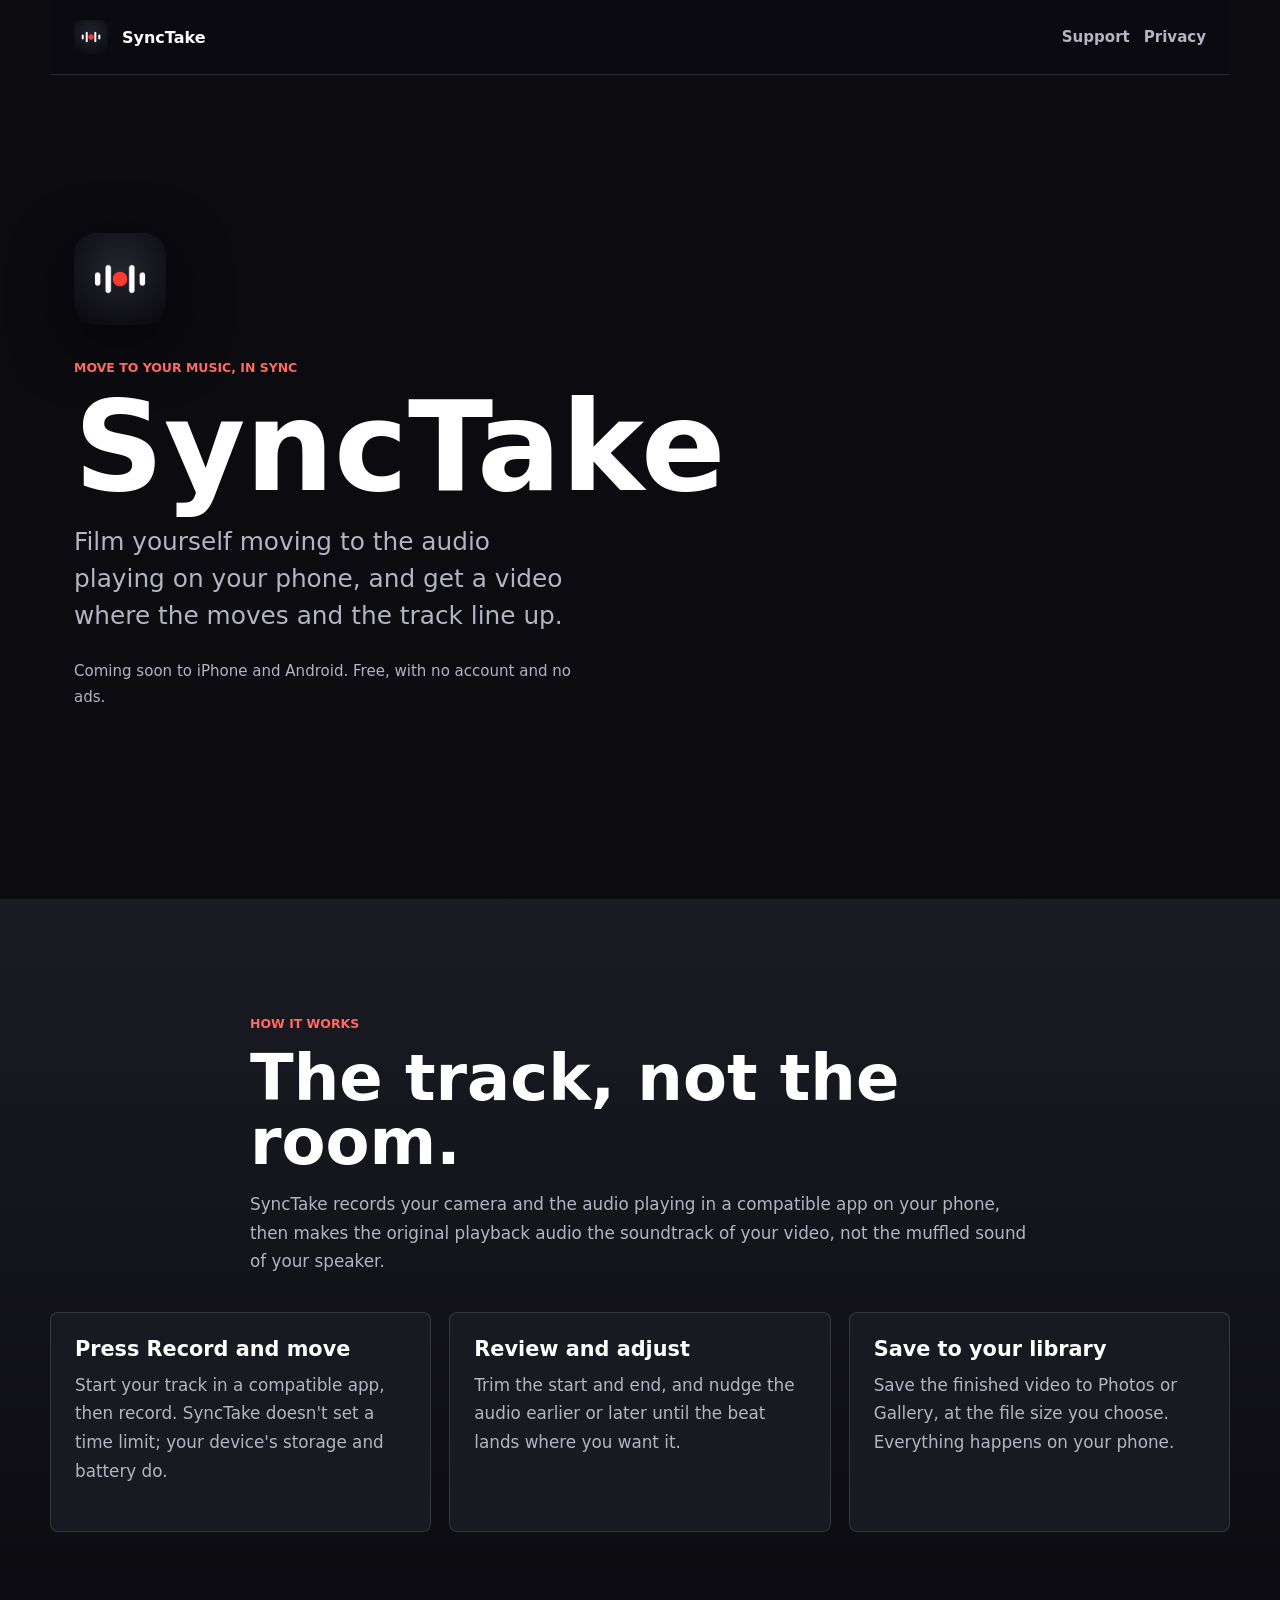
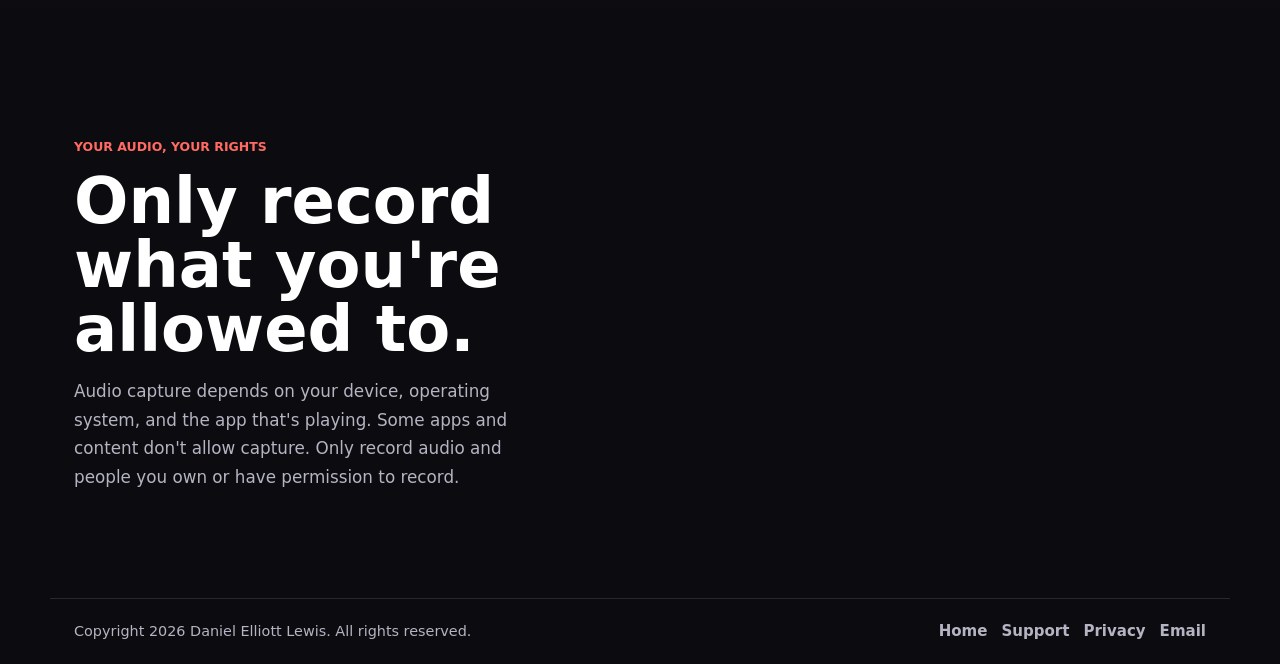
<file: index.html>
<!doctype html>
<html lang="en">
  <head>
    <meta charset="utf-8" />
    <meta name="viewport" content="width=device-width, initial-scale=1" />
    <title>SyncTake</title>
    <meta
      name="description"
      content="Film yourself moving to the audio playing on your phone. SyncTake lines up the moves and the track in one video."
    />
    <meta property="og:title" content="SyncTake" />
    <meta
      property="og:description"
      content="Film yourself moving to the audio playing on your phone. SyncTake lines up the moves and the track in one video."
    />
    <meta property="og:image" content="https://delewis13.github.io/synctake-site/assets/app-icon.png" />
    <meta property="og:url" content="https://delewis13.github.io/synctake-site/" />
    <meta property="og:type" content="website" />
    <link rel="canonical" href="https://delewis13.github.io/synctake-site/" />
    <link rel="icon" href="assets/app-icon.png" />
    <link rel="apple-touch-icon" href="assets/app-icon.png" />
    <link rel="stylesheet" href="assets/site.css" />
  </head>
  <body>
    <header class="site-header">
      <a class="brand" href="./">
        <img src="assets/app-icon.png" alt="" />
        <span>SyncTake</span>
      </a>
      <nav aria-label="Primary navigation">
        <a href="support/">Support</a>
        <a href="privacy/">Privacy</a>
      </nav>
    </header>

    <main>
      <section class="hero">
        <div class="hero-copy">
          <img class="app-icon" src="assets/app-icon.png" alt="" />
          <p class="eyebrow">Move to your music, in sync</p>
          <h1>SyncTake</h1>
          <p class="lede">
            Film yourself moving to the audio playing on your phone, and get a
            video where the moves and the track line up.
          </p>
          <p class="hero-note">
            Coming soon to iPhone and Android. Free, with no account and no ads.
          </p>
        </div>
      </section>

      <section class="band">
        <div class="section-heading">
          <p class="eyebrow">How it works</p>
          <h2>The track, not the room.</h2>
          <p>
            SyncTake records your camera and the audio playing in a compatible
            app on your phone, then makes the original playback audio the
            soundtrack of your video, not the muffled sound of your speaker.
          </p>
        </div>
        <div class="feature-grid">
          <article>
            <h3>Press Record and move</h3>
            <p>
              Start your track in a compatible app, then record. SyncTake
              doesn't set a time limit; your device's storage and battery do.
            </p>
          </article>
          <article>
            <h3>Review and adjust</h3>
            <p>
              Trim the start and end, and nudge the audio earlier or later
              until the beat lands where you want it.
            </p>
          </article>
          <article>
            <h3>Save to your library</h3>
            <p>
              Save the finished video to Photos or Gallery, at the file size
              you choose. Everything happens on your phone.
            </p>
          </article>
        </div>
      </section>

      <section class="split">
        <div>
          <p class="eyebrow">Your audio, your rights</p>
          <h2>Only record what you're allowed to.</h2>
          <p>
            Audio capture depends on your device, operating system, and the
            app that's playing. Some apps and content don't allow capture.
            Only record audio and people you own or have permission to record.
          </p>
        </div>
      </section>
    </main>

    <footer class="site-footer">
      <p>Copyright 2026 Daniel Elliott Lewis. All rights reserved.</p>
      <nav aria-label="Footer navigation">
        <a href="./">Home</a>
        <a href="support/">Support</a>
        <a href="privacy/">Privacy</a>
        <a href="mailto:daniel.elliott.lewis@gmail.com">Email</a>
      </nav>
    </footer>
  </body>
</html>
</file>
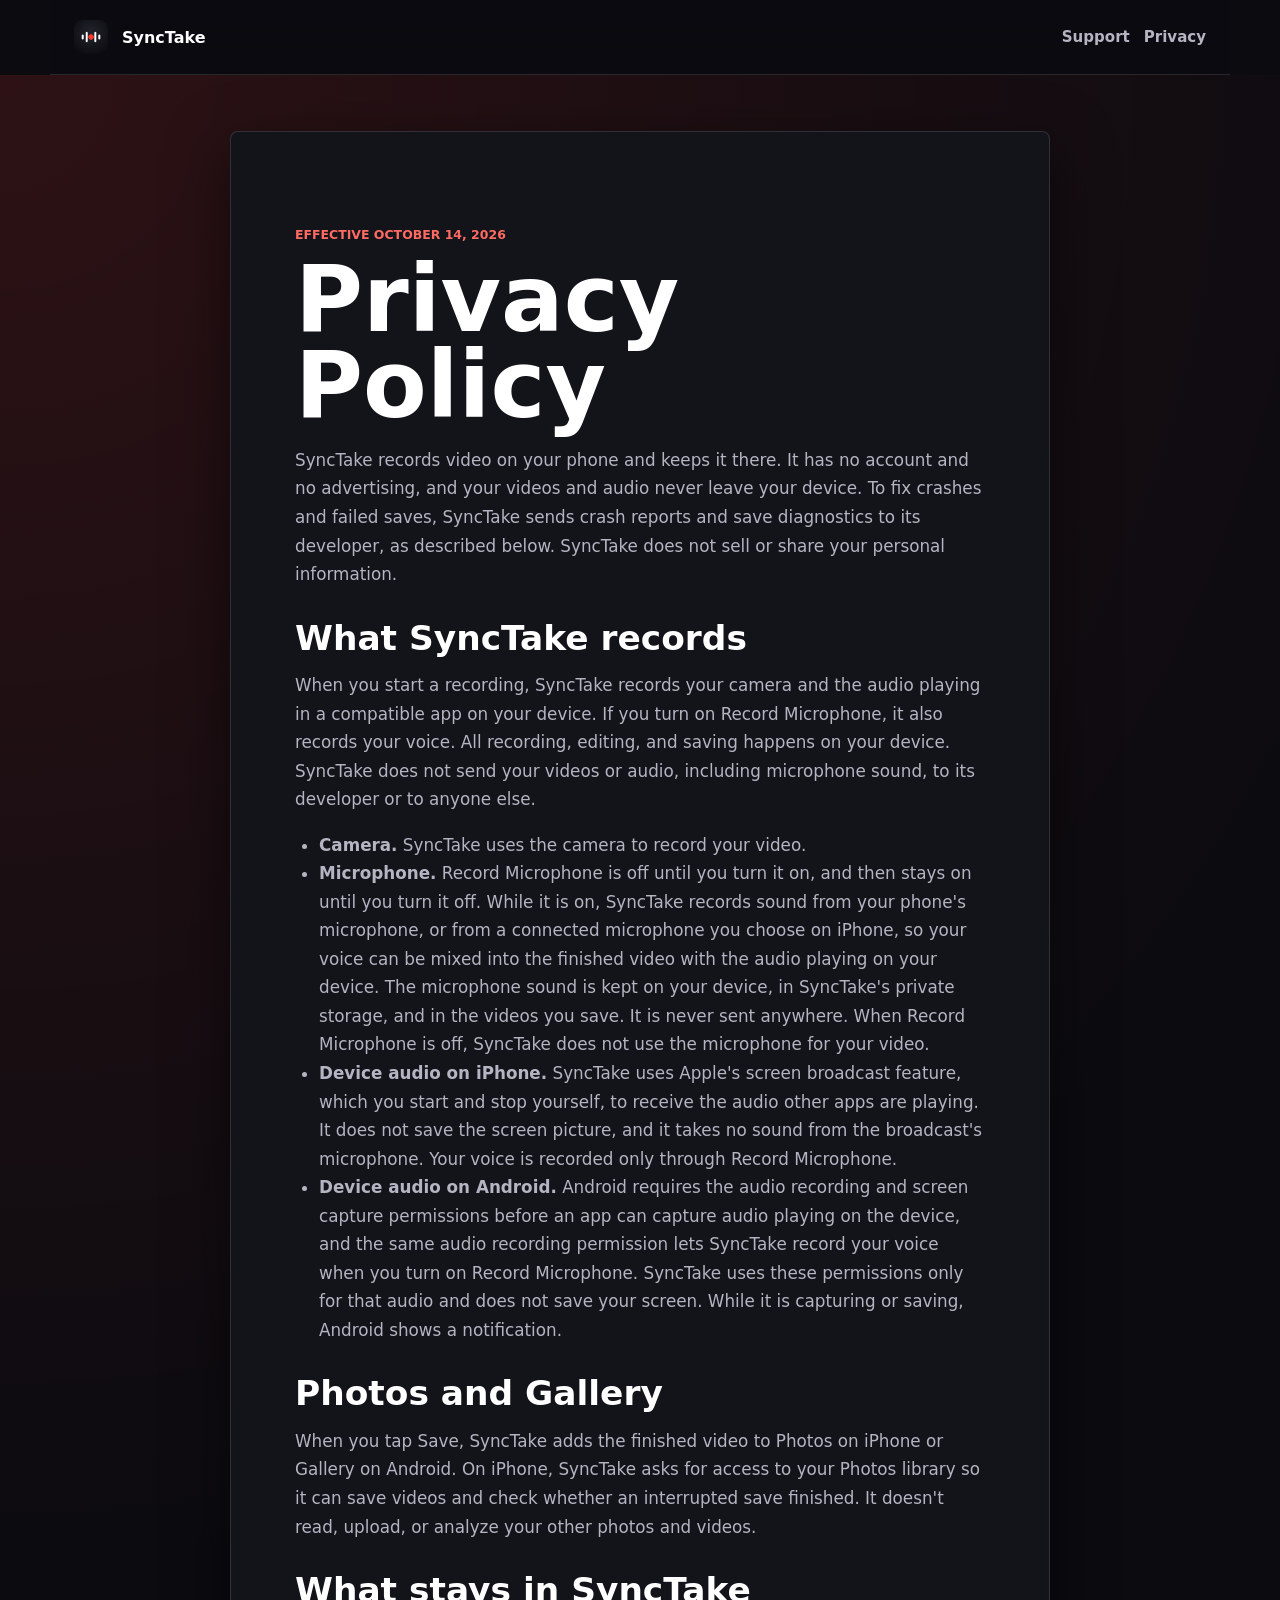
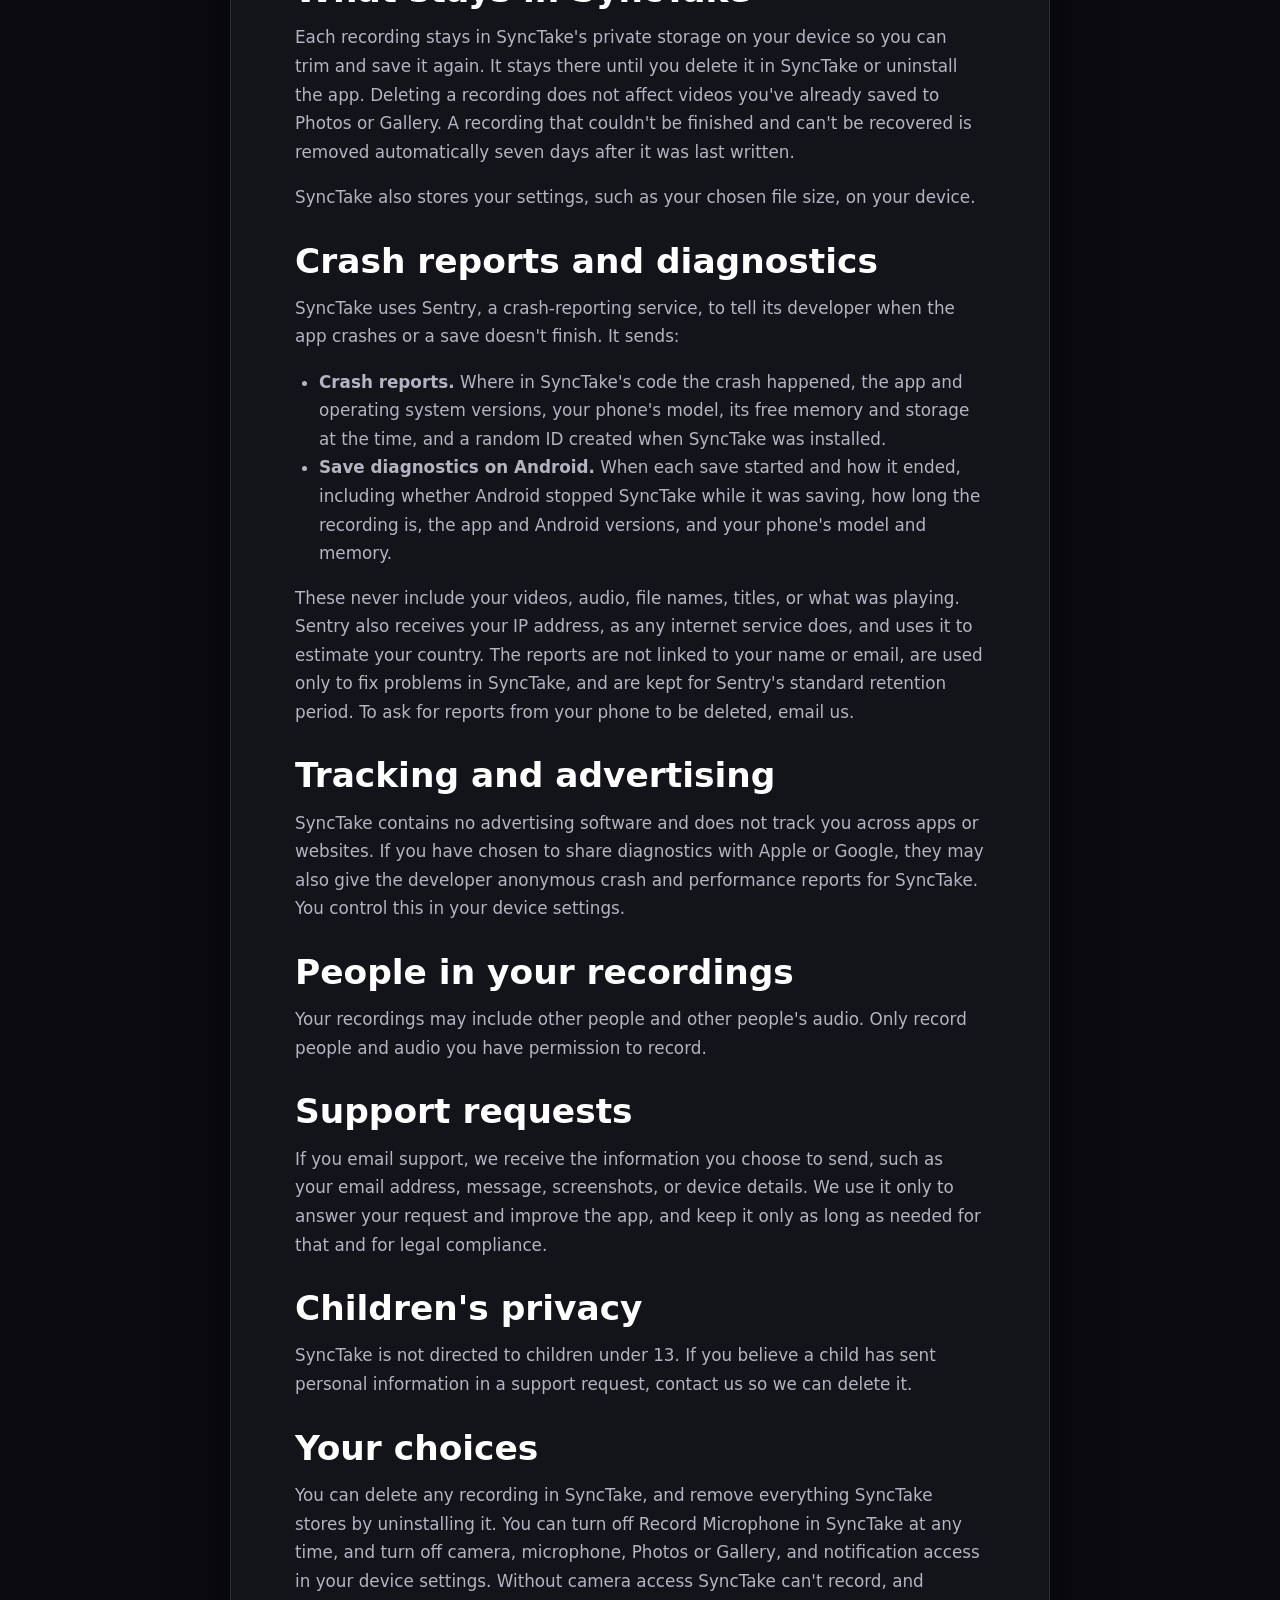
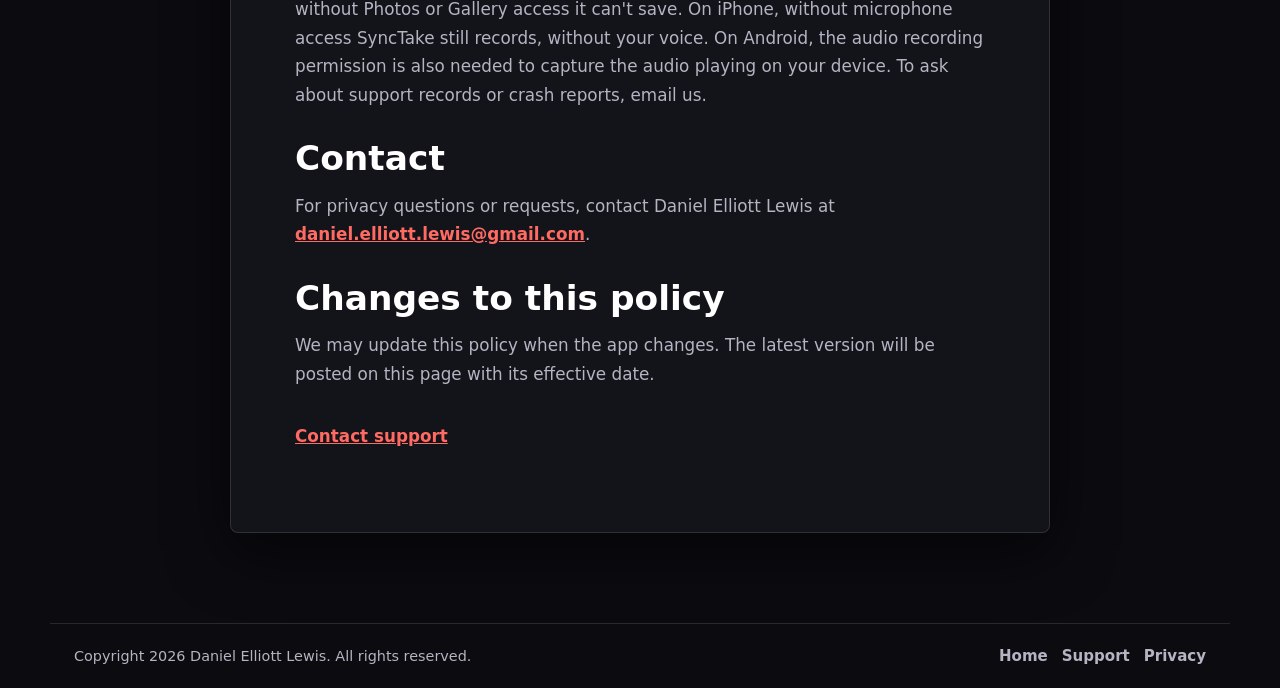
<file: privacy/index.html>
<!doctype html>
<html lang="en">
  <head>
    <meta charset="utf-8" />
    <meta name="viewport" content="width=device-width, initial-scale=1" />
    <title>Privacy Policy | SyncTake</title>
    <meta name="description" content="Privacy Policy for SyncTake." />
    <link rel="icon" href="../assets/app-icon.png" />
    <link rel="apple-touch-icon" href="../assets/app-icon.png" />
    <link rel="stylesheet" href="../assets/site.css" />
  </head>
  <body>
    <header class="site-header">
      <a class="brand" href="../">
        <img src="../assets/app-icon.png" alt="" />
        <span>SyncTake</span>
      </a>
      <nav aria-label="Primary navigation">
        <a href="../support/">Support</a>
        <a href="./">Privacy</a>
      </nav>
    </header>

    <main class="document-page">
      <article class="document">
        <p class="eyebrow">Effective October 14, 2026</p>
        <h1>Privacy Policy</h1>
        <p>
          SyncTake records video on your phone and keeps it there. It has no
          account and no advertising, and your videos and audio never leave
          your device. To fix crashes and failed saves, SyncTake sends crash
          reports and save diagnostics to its developer, as described below.
          SyncTake does not sell or share your personal information.
        </p>

        <h2>What SyncTake records</h2>
        <p>
          When you start a recording, SyncTake records your camera and the
          audio playing in a compatible app on your device. If you turn on
          Record Microphone, it also records your voice. All recording,
          editing, and saving happens on your device. SyncTake does not send
          your videos or audio, including microphone sound, to its developer
          or to anyone else.
        </p>
        <ul>
          <li>
            <strong>Camera.</strong> SyncTake uses the camera to record your
            video.
          </li>
          <li>
            <strong>Microphone.</strong> Record Microphone is off until you
            turn it on, and then stays on until you turn it off. While it is
            on, SyncTake records sound from your phone's microphone, or from
            a connected microphone you choose on iPhone, so your voice can be
            mixed into the finished video with the audio playing on your
            device. The microphone sound is kept on your device, in
            SyncTake's private storage, and in the videos you save. It is
            never sent anywhere. When Record Microphone is off, SyncTake does
            not use the microphone for your video.
          </li>
          <li>
            <strong>Device audio on iPhone.</strong> SyncTake uses Apple's
            screen broadcast feature, which you start and stop yourself, to
            receive the audio other apps are playing. It does not save the screen
            picture, and it takes no sound from the broadcast's microphone.
            Your voice is recorded only through Record Microphone.
          </li>
          <li>
            <strong>Device audio on Android.</strong> Android requires the
            audio recording and screen capture permissions before an app can
            capture audio playing on the device, and the same audio recording
            permission lets SyncTake record your voice when you turn on Record
            Microphone. SyncTake uses these permissions only for that audio and
            does not save your screen. While it is capturing or saving,
            Android shows a notification.
          </li>
        </ul>

        <h2>Photos and Gallery</h2>
        <p>
          When you tap Save, SyncTake adds the finished video to Photos on
          iPhone or Gallery on Android. On iPhone, SyncTake asks for access to
          your Photos library so it can save videos and check whether an
          interrupted save finished. It doesn't read, upload, or analyze your
          other photos and videos.
        </p>

        <h2>What stays in SyncTake</h2>
        <p>
          Each recording stays in SyncTake's private storage on your device so
          you can trim and save it again. It stays there until you delete it
          in SyncTake or uninstall the app. Deleting a recording does not
          affect videos you've already saved to Photos or Gallery. A recording
          that couldn't be finished and can't be recovered is removed
          automatically seven days after it was last written.
        </p>
        <p>
          SyncTake also stores your settings, such as your chosen file size,
          on your device.
        </p>

        <h2>Crash reports and diagnostics</h2>
        <p>
          SyncTake uses Sentry, a crash-reporting service, to tell its
          developer when the app crashes or a save doesn't finish. It sends:
        </p>
        <ul>
          <li>
            <strong>Crash reports.</strong> Where in SyncTake's code the crash
            happened, the app and operating system versions, your phone's
            model, its free memory and storage at the time, and a random ID
            created when SyncTake was installed.
          </li>
          <li>
            <strong>Save diagnostics on Android.</strong> When each save
            started and how it ended, including whether Android stopped
            SyncTake while it was saving, how long the recording is, the app
            and Android versions, and your phone's model and memory.
          </li>
        </ul>
        <p>
          These never include your videos, audio, file names, titles, or what
          was playing. Sentry also receives your IP address, as any internet
          service does, and uses it to estimate your country. The reports are
          not linked to your name or email, are used only to fix problems in
          SyncTake, and are kept for Sentry's standard retention period. To
          ask for reports from your phone to be deleted, email us.
        </p>

        <h2>Tracking and advertising</h2>
        <p>
          SyncTake contains no advertising software and does not track you
          across apps or websites. If you have chosen to share diagnostics
          with Apple or Google, they may also give the developer anonymous
          crash and performance reports for SyncTake. You control this in your
          device settings.
        </p>

        <h2>People in your recordings</h2>
        <p>
          Your recordings may include other people and other people's audio.
          Only record people and audio you have permission to record.
        </p>

        <h2>Support requests</h2>
        <p>
          If you email support, we receive the information you choose to
          send, such as your email address, message, screenshots, or device
          details. We use it only to answer your request and improve the app,
          and keep it only as long as needed for that and for legal
          compliance.
        </p>

        <h2>Children's privacy</h2>
        <p>
          SyncTake is not directed to children under 13. If you believe a
          child has sent personal information in a support request, contact
          us so we can delete it.
        </p>

        <h2>Your choices</h2>
        <p>
          You can delete any recording in SyncTake, and remove everything
          SyncTake stores by uninstalling it. You can turn off Record Microphone
          in SyncTake at any time, and turn off camera, microphone, Photos or
          Gallery, and notification access in your device settings. Without
          camera access SyncTake can't record, and without Photos or Gallery
          access it can't save. On iPhone, without microphone access
          SyncTake still records, without your voice. On Android, the audio
          recording permission is also needed to capture the audio playing on
          your device. To ask about support
          records or crash reports, email us.
        </p>

        <h2>Contact</h2>
        <p>
          For privacy questions or requests, contact Daniel Elliott Lewis at
          <a href="mailto:daniel.elliott.lewis@gmail.com"
            >daniel.elliott.lewis@gmail.com</a
          >.
        </p>

        <h2>Changes to this policy</h2>
        <p>
          We may update this policy when the app changes. The latest version
          will be posted on this page with its effective date.
        </p>

        <p class="document-back"><a href="../support/">Contact support</a></p>
      </article>
    </main>

    <footer class="site-footer">
      <p>Copyright 2026 Daniel Elliott Lewis. All rights reserved.</p>
      <nav aria-label="Footer navigation">
        <a href="../">Home</a>
        <a href="../support/">Support</a>
        <a href="./">Privacy</a>
      </nav>
    </footer>
  </body>
</html>
</file>
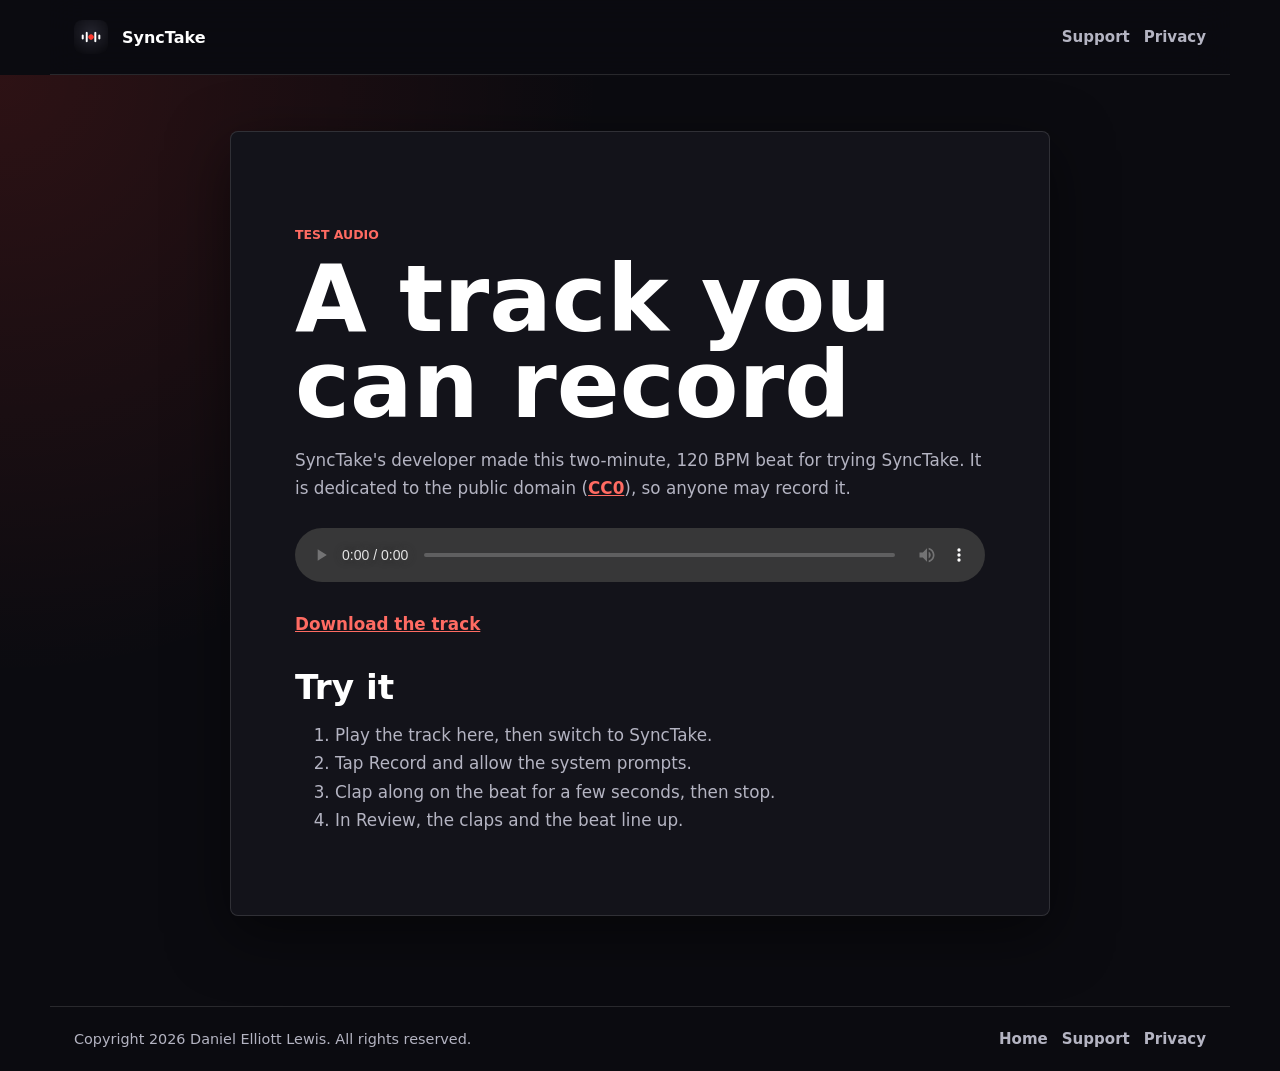
<file: review-audio/index.html>
<!doctype html>
<html lang="en">
  <head>
    <meta charset="utf-8" />
    <meta name="viewport" content="width=device-width, initial-scale=1" />
    <title>Test audio | SyncTake</title>
    <meta name="description" content="A free, rights-cleared track for trying SyncTake." />
    <meta name="robots" content="noindex" />
    <link rel="icon" href="../assets/app-icon.png" />
    <link rel="stylesheet" href="../assets/site.css" />
  </head>
  <body>
    <header class="site-header">
      <a class="brand" href="../">
        <img src="../assets/app-icon.png" alt="" />
        <span>SyncTake</span>
      </a>
      <nav aria-label="Primary navigation">
        <a href="../support/">Support</a>
        <a href="../privacy/">Privacy</a>
      </nav>
    </header>

    <main class="document-page">
      <article class="document">
        <p class="eyebrow">Test audio</p>
        <h1>A track you can record</h1>
        <p>
          SyncTake's developer made this two-minute, 120 BPM beat for trying
          SyncTake. It is dedicated to the public domain
          (<a href="https://creativecommons.org/publicdomain/zero/1.0/">CC0</a>),
          so anyone may record it.
        </p>
        <audio controls preload="metadata" src="synctake-test-beat.m4a"></audio>
        <p><a href="synctake-test-beat.m4a" download>Download the track</a></p>

        <h2>Try it</h2>
        <ol>
          <li>Play the track here, then switch to SyncTake.</li>
          <li>Tap Record and allow the system prompts.</li>
          <li>Clap along on the beat for a few seconds, then stop.</li>
          <li>In Review, the claps and the beat line up.</li>
        </ol>
      </article>
    </main>

    <footer class="site-footer">
      <p>Copyright 2026 Daniel Elliott Lewis. All rights reserved.</p>
      <nav aria-label="Footer navigation">
        <a href="../">Home</a>
        <a href="../support/">Support</a>
        <a href="../privacy/">Privacy</a>
      </nav>
    </footer>
  </body>
</html>
</file>
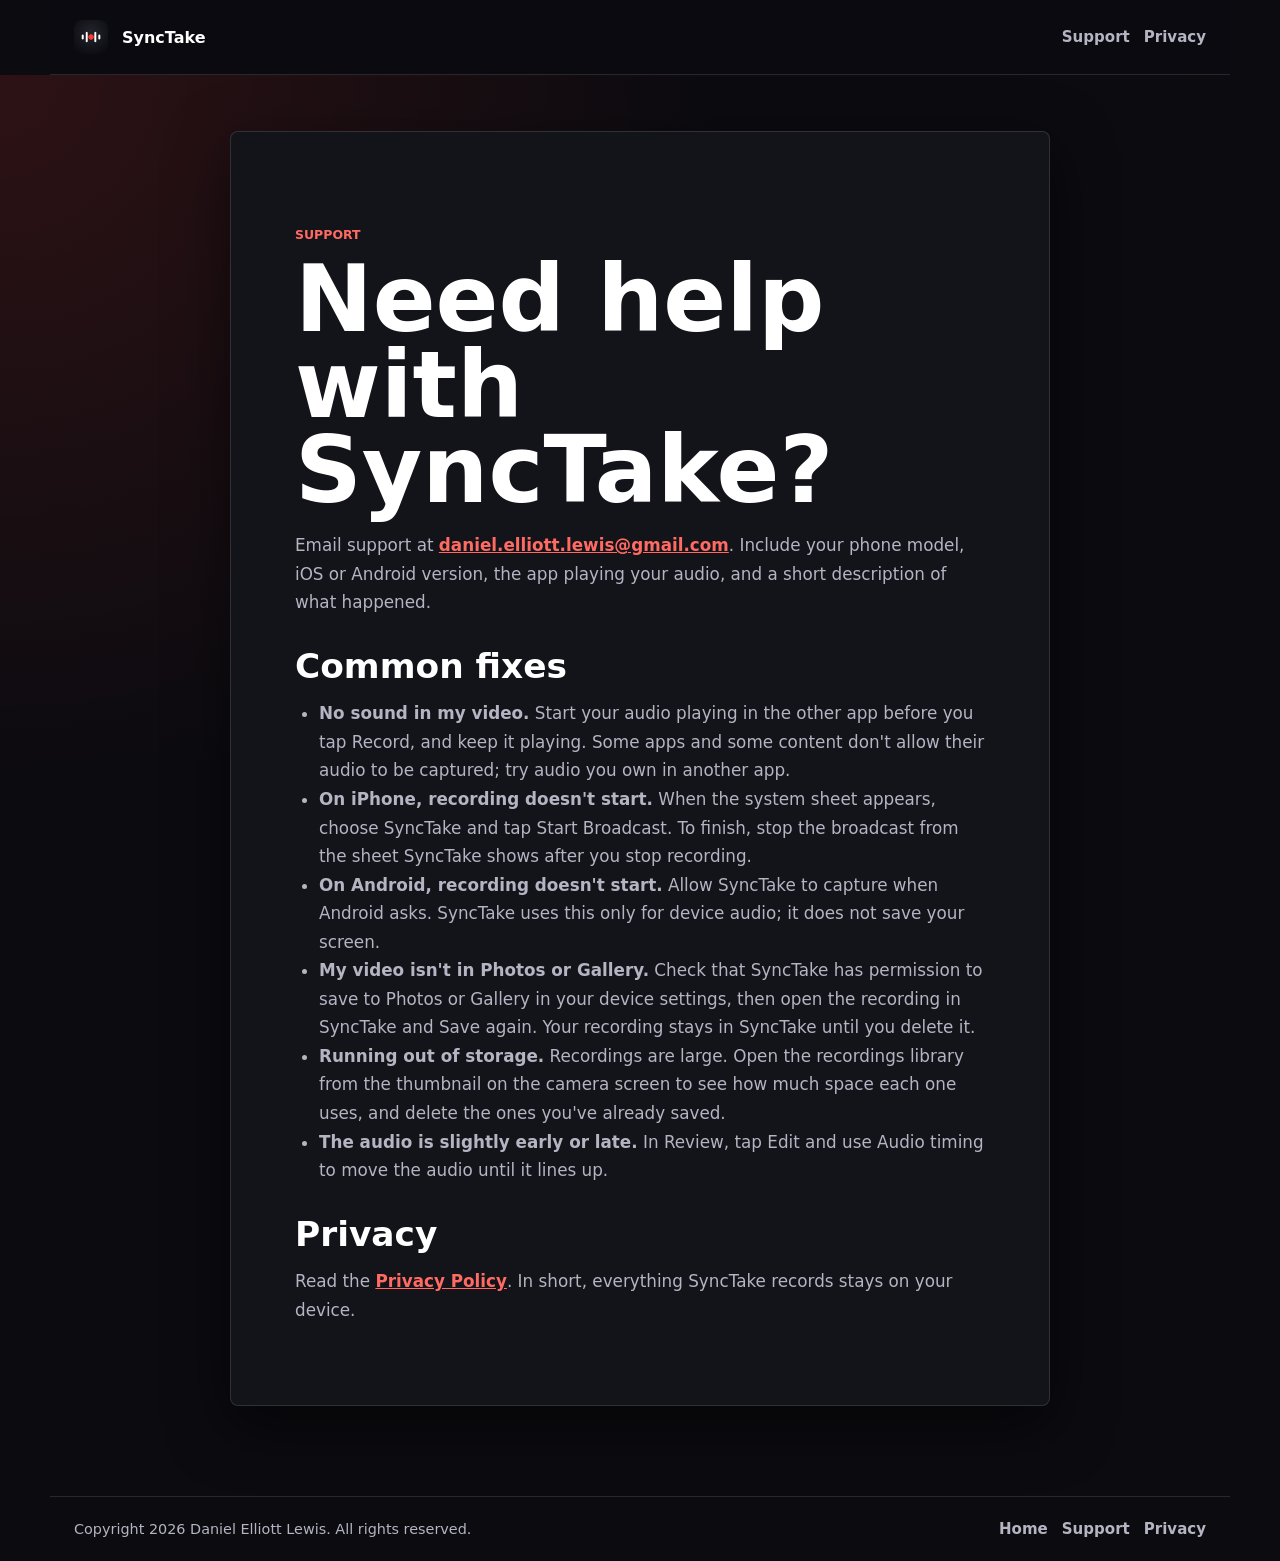
<file: support/index.html>
<!doctype html>
<html lang="en">
  <head>
    <meta charset="utf-8" />
    <meta name="viewport" content="width=device-width, initial-scale=1" />
    <title>Support | SyncTake</title>
    <meta name="description" content="Support information for SyncTake." />
    <link rel="icon" href="../assets/app-icon.png" />
    <link rel="apple-touch-icon" href="../assets/app-icon.png" />
    <link rel="stylesheet" href="../assets/site.css" />
  </head>
  <body>
    <header class="site-header">
      <a class="brand" href="../">
        <img src="../assets/app-icon.png" alt="" />
        <span>SyncTake</span>
      </a>
      <nav aria-label="Primary navigation">
        <a href="./">Support</a>
        <a href="../privacy/">Privacy</a>
      </nav>
    </header>

    <main class="document-page">
      <article class="document">
        <p class="eyebrow">Support</p>
        <h1>Need help with SyncTake?</h1>
        <p>
          Email support at
          <a href="mailto:daniel.elliott.lewis@gmail.com"
            >daniel.elliott.lewis@gmail.com</a
          >. Include your phone model, iOS or Android version, the app playing
          your audio, and a short description of what happened.
        </p>

        <h2>Common fixes</h2>
        <ul>
          <li>
            <strong>No sound in my video.</strong> Start your audio playing in
            the other app before you tap Record, and keep it playing. Some
            apps and some content don't allow their audio to be captured; try
            audio you own in another app.
          </li>
          <li>
            <strong>On iPhone, recording doesn't start.</strong> When the
            system sheet appears, choose SyncTake and tap Start Broadcast. To
            finish, stop the broadcast from the sheet SyncTake shows after you
            stop recording.
          </li>
          <li>
            <strong>On Android, recording doesn't start.</strong> Allow
            SyncTake to capture when Android asks. SyncTake uses this only for
            device audio; it does not save your screen.
          </li>
          <li>
            <strong>My video isn't in Photos or Gallery.</strong> Check that
            SyncTake has permission to save to Photos or Gallery in your
            device settings, then open the recording in SyncTake and Save
            again. Your recording stays in SyncTake until you delete it.
          </li>
          <li>
            <strong>Running out of storage.</strong> Recordings are large.
            Open the recordings library from the thumbnail on the camera
            screen to see how much space each one uses, and delete the ones
            you've already saved.
          </li>
          <li>
            <strong>The audio is slightly early or late.</strong> In Review,
            tap Edit and use Audio timing to move the audio until it lines up.
          </li>
        </ul>

        <h2>Privacy</h2>
        <p>
          Read the <a href="../privacy/">Privacy Policy</a>. In short,
          everything SyncTake records stays on your device.
        </p>
      </article>
    </main>

    <footer class="site-footer">
      <p>Copyright 2026 Daniel Elliott Lewis. All rights reserved.</p>
      <nav aria-label="Footer navigation">
        <a href="../">Home</a>
        <a href="./">Support</a>
        <a href="../privacy/">Privacy</a>
      </nav>
    </footer>
  </body>
</html>
</file>
<file: assets/site.css>
:root {
  color-scheme: dark;
  --ink: #ffffff;
  --muted: #b4b4c2;
  --paper: #13131a;
  --cream: #0b0b10;
  --coral: #ff3b30;
  --coral-dark: #d92c22;
  --sea: #ff6b62;
  --sky: #1b1b24;
  --mint: #0b0b10;
  --surface: #191921;
  --line: rgba(255, 255, 255, 0.12);
  --shadow: 0 18px 60px rgba(0, 0, 0, 0.5);
}

* {
  box-sizing: border-box;
}

body {
  margin: 0;
  background: var(--cream);
  color: var(--ink);
  font-family:
    ui-rounded,
    "Avenir Next",
    "Nunito Sans",
    system-ui,
    sans-serif;
}

a {
  color: inherit;
}

.site-header,
.site-footer {
  display: flex;
  align-items: center;
  justify-content: space-between;
  gap: 24px;
  margin: 0 auto;
  max-width: 1180px;
  padding: 20px 24px;
}

.site-header {
  position: sticky;
  top: 0;
  z-index: 2;
  background: rgba(11, 11, 16, 0.88);
  backdrop-filter: blur(18px);
  border-bottom: 1px solid var(--line);
}

.brand,
.site-header nav,
.site-footer nav,
.hero-actions {
  display: flex;
  align-items: center;
  gap: 14px;
}

.brand {
  text-decoration: none;
  font-weight: 800;
}

.brand img {
  width: 34px;
  height: 34px;
  border-radius: 8px;
}

.site-header nav a,
.site-footer nav a {
  color: var(--muted);
  font-size: 0.94rem;
  font-weight: 700;
  text-decoration: none;
}

.hero {
  display: grid;
  grid-template-columns: minmax(0, 0.95fr) minmax(360px, 1.05fr);
  gap: 52px;
  align-items: center;
  max-width: 1180px;
  min-height: calc(100vh - 76px);
  margin: 0 auto;
  padding: 56px 24px 72px;
}

.hero-copy {
  max-width: 560px;
}

.app-icon {
  width: 92px;
  height: 92px;
  border-radius: 22px;
  box-shadow: var(--shadow);
}

.eyebrow {
  margin: 28px 0 12px;
  color: var(--sea);
  font-size: 0.78rem;
  font-weight: 900;
  letter-spacing: 0;
  text-transform: uppercase;
}

h1,
h2,
h3,
p {
  margin-top: 0;
}

h1 {
  margin-bottom: 18px;
  font-size: clamp(3.5rem, 10vw, 7.8rem);
  line-height: 0.92;
}

h2 {
  margin-bottom: 16px;
  font-size: clamp(2rem, 5vw, 4.4rem);
  line-height: 1;
}

h3 {
  margin-bottom: 10px;
  font-size: 1.3rem;
}

p,
li {
  color: var(--muted);
  font-size: 1.05rem;
  line-height: 1.7;
}

.lede {
  max-width: 520px;
  font-size: clamp(1.2rem, 2vw, 1.55rem);
  line-height: 1.5;
}

.hero-note {
  margin-top: 12px;
  font-size: 0.94rem;
}

.button {
  min-height: 46px;
  border: 1px solid var(--line);
  border-radius: 8px;
  padding: 11px 18px;
  font-weight: 900;
  text-decoration: none;
}

.button.primary {
  background: var(--coral);
  border-color: var(--coral-dark);
  color: white;
}

.button.secondary {
  background: var(--surface);
  color: var(--ink);
}

.phone-row {
  display: grid;
  grid-template-columns: repeat(3, minmax(0, 1fr));
  gap: 16px;
  align-items: end;
}

.phone-row img,
.wide-image {
  width: 100%;
  border-radius: 26px;
  border: 1px solid rgba(255, 255, 255, 0.86);
  box-shadow: var(--shadow);
}

.phone-row img:nth-child(2) {
  transform: translateY(34px);
}

.band {
  background: linear-gradient(180deg, var(--sky), var(--mint));
  padding: 86px 24px;
}

.section-heading,
.feature-grid,
.split {
  max-width: 1180px;
  margin: 0 auto;
}

.section-heading {
  max-width: 780px;
  margin-bottom: 36px;
}

.feature-grid {
  display: grid;
  grid-template-columns: repeat(3, minmax(0, 1fr));
  gap: 18px;
}

.feature-grid article {
  min-height: 220px;
  border: 1px solid var(--line);
  border-radius: 8px;
  background: var(--surface);
  padding: 24px;
}

.split {
  display: grid;
  grid-template-columns: minmax(280px, 0.72fr) minmax(0, 1fr);
  gap: 48px;
  align-items: center;
  padding: 90px 24px;
}

.wide-image {
  max-width: 360px;
  justify-self: center;
}

.document-page {
  background:
    radial-gradient(circle at top left, rgba(255, 59, 48, 0.14), transparent 38%),
    var(--cream);
  padding: 56px 24px 90px;
}

.document {
  max-width: 820px;
  margin: 0 auto;
  border: 1px solid var(--line);
  border-radius: 8px;
  background: var(--paper);
  padding: clamp(28px, 6vw, 64px);
  box-shadow: var(--shadow);
}

.document h1 {
  font-size: clamp(2.8rem, 8vw, 5.8rem);
}

.document h2 {
  margin-top: 32px;
  font-size: clamp(1.55rem, 3vw, 2.15rem);
}

.document a {
  color: var(--sea);
  font-weight: 800;
}

.document ul {
  padding-left: 24px;
}

.document-back {
  margin-top: 34px;
}

.document audio {
  width: 100%;
  margin: 8px 0 24px;
}

.site-footer {
  border-top: 1px solid var(--line);
}

.site-footer p {
  margin: 0;
  font-size: 0.9rem;
}

@media (max-width: 900px) {
  .hero,
  .split,
  .feature-grid {
    grid-template-columns: 1fr;
  }

  .hero {
    min-height: auto;
    padding-top: 38px;
  }

  .phone-row {
    max-width: 640px;
  }
}

@media (max-width: 640px) {
  .site-header,
  .site-footer {
    align-items: flex-start;
    flex-direction: column;
  }

  .site-header nav,
  .site-footer nav,
  .hero-actions {
    flex-wrap: wrap;
  }

  .phone-row {
    grid-template-columns: repeat(3, minmax(92px, 1fr));
    gap: 8px;
  }

  .phone-row img {
    border-radius: 16px;
  }

  .phone-row img:nth-child(2) {
    transform: translateY(16px);
  }

  .band,
  .split,
  .document-page {
    padding-top: 54px;
    padding-bottom: 58px;
  }
}
</file>
